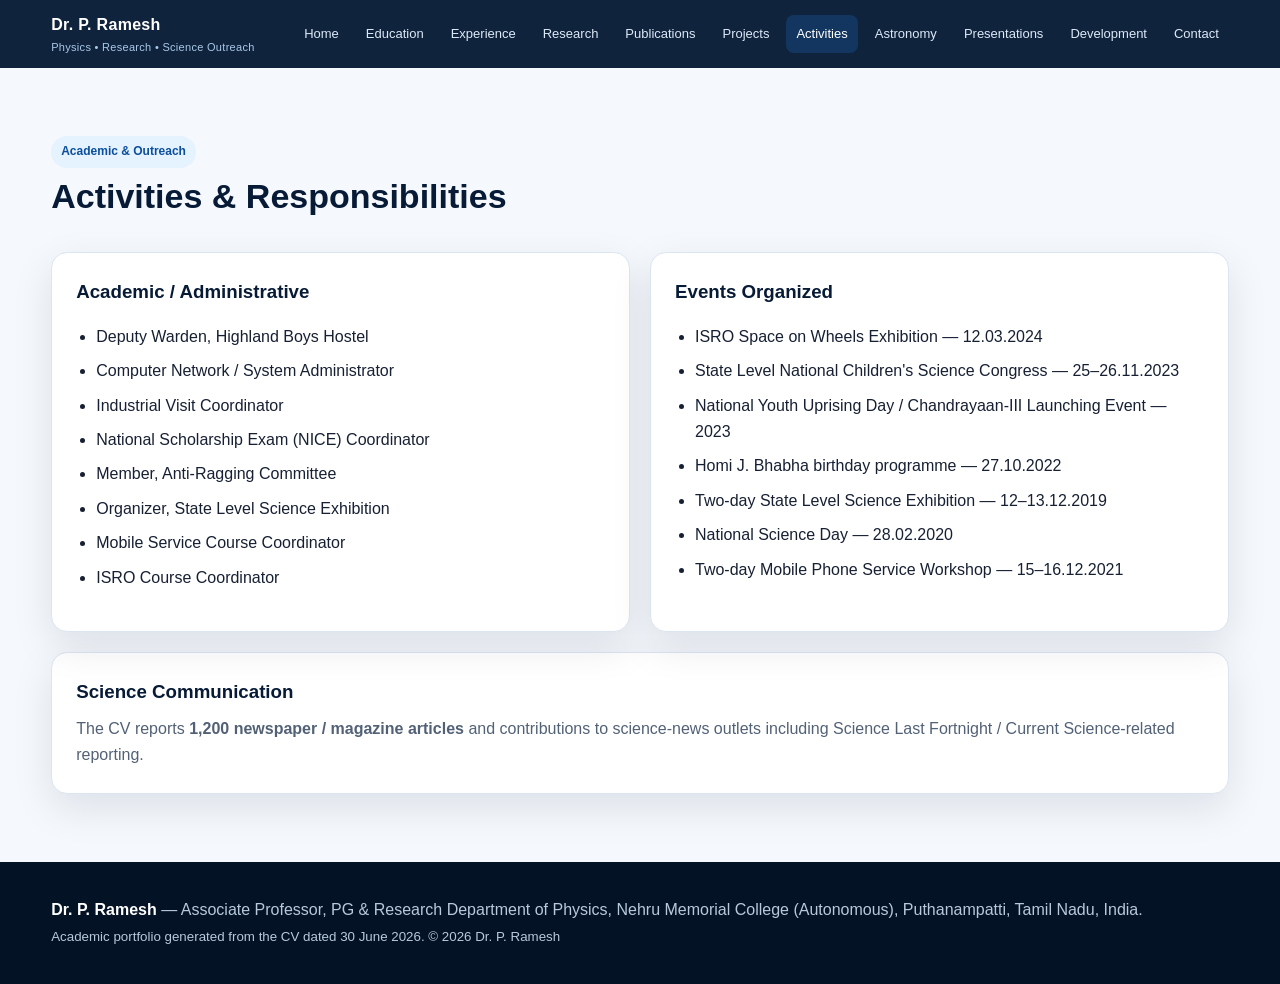
<file: activities.html>
<!doctype html><html lang="en"><head><meta charset="utf-8">
<meta name="viewport" content="width=device-width,initial-scale=1"><meta name="description" content="Academic portfolio of Dr. P. Ramesh">
<title>Activities | Dr. P. Ramesh</title><link rel="stylesheet" href="style.css"></head><body>

<nav class="nav"><div class="container inner">
<a class="brand" href="index.html">Dr. P. Ramesh<small>Physics • Research • Science Outreach</small></a>
<div class="navlinks">
<a href="index.html">Home</a><a href="education.html">Education</a><a href="experience.html">Experience</a>
<a href="research.html">Research</a><a href="publications.html">Publications</a><a href="projects.html">Projects</a>
<a href="activities.html">Activities</a><a href="astronomy.html">Astronomy</a><a href="presentations.html">Presentations</a><a href="development.html">Development</a><a href="contact.html">Contact</a>
</div></div></nav>
<main>
<section><div class="container"><div class="section-head"><div><span class="kicker">Academic & Outreach</span><h2>Activities & Responsibilities</h2></div></div>
<div class="grid2">
<div class="card"><h3>Academic / Administrative</h3><ul class="list">
<li>Deputy Warden, Highland Boys Hostel</li><li>Computer Network / System Administrator</li><li>Industrial Visit Coordinator</li><li>National Scholarship Exam (NICE) Coordinator</li><li>Member, Anti-Ragging Committee</li><li>Organizer, State Level Science Exhibition</li><li>Mobile Service Course Coordinator</li><li>ISRO Course Coordinator</li></ul></div>
<div class="card"><h3>Events Organized</h3><ul class="list">
<li>ISRO Space on Wheels Exhibition — 12.03.2024</li><li>State Level National Children's Science Congress — 25–26.11.2023</li><li>National Youth Uprising Day / Chandrayaan-III Launching Event — 2023</li><li>Homi J. Bhabha birthday programme — 27.10.2022</li><li>Two-day State Level Science Exhibition — 12–13.12.2019</li><li>National Science Day — 28.02.2020</li><li>Two-day Mobile Phone Service Workshop — 15–16.12.2021</li></ul></div>
</div>
<div style="height:20px"></div><div class="card"><h3>Science Communication</h3><p>The CV reports <strong>1,200 newspaper / magazine articles</strong> and contributions to science-news outlets including Science Last Fortnight / Current Science-related reporting.</p></div>
</div></section>
</main><footer class="footer"><div class="container">
<strong>Dr. P. Ramesh</strong> — Associate Professor, PG & Research Department of Physics, Nehru Memorial College (Autonomous), Puthanampatti, Tamil Nadu, India.
<br><small>Academic portfolio generated from the CV dated 30 June 2026. © <span id="year"></span> Dr. P. Ramesh</small>
</div></footer><script src="script.js"></script></body></html>
</file>
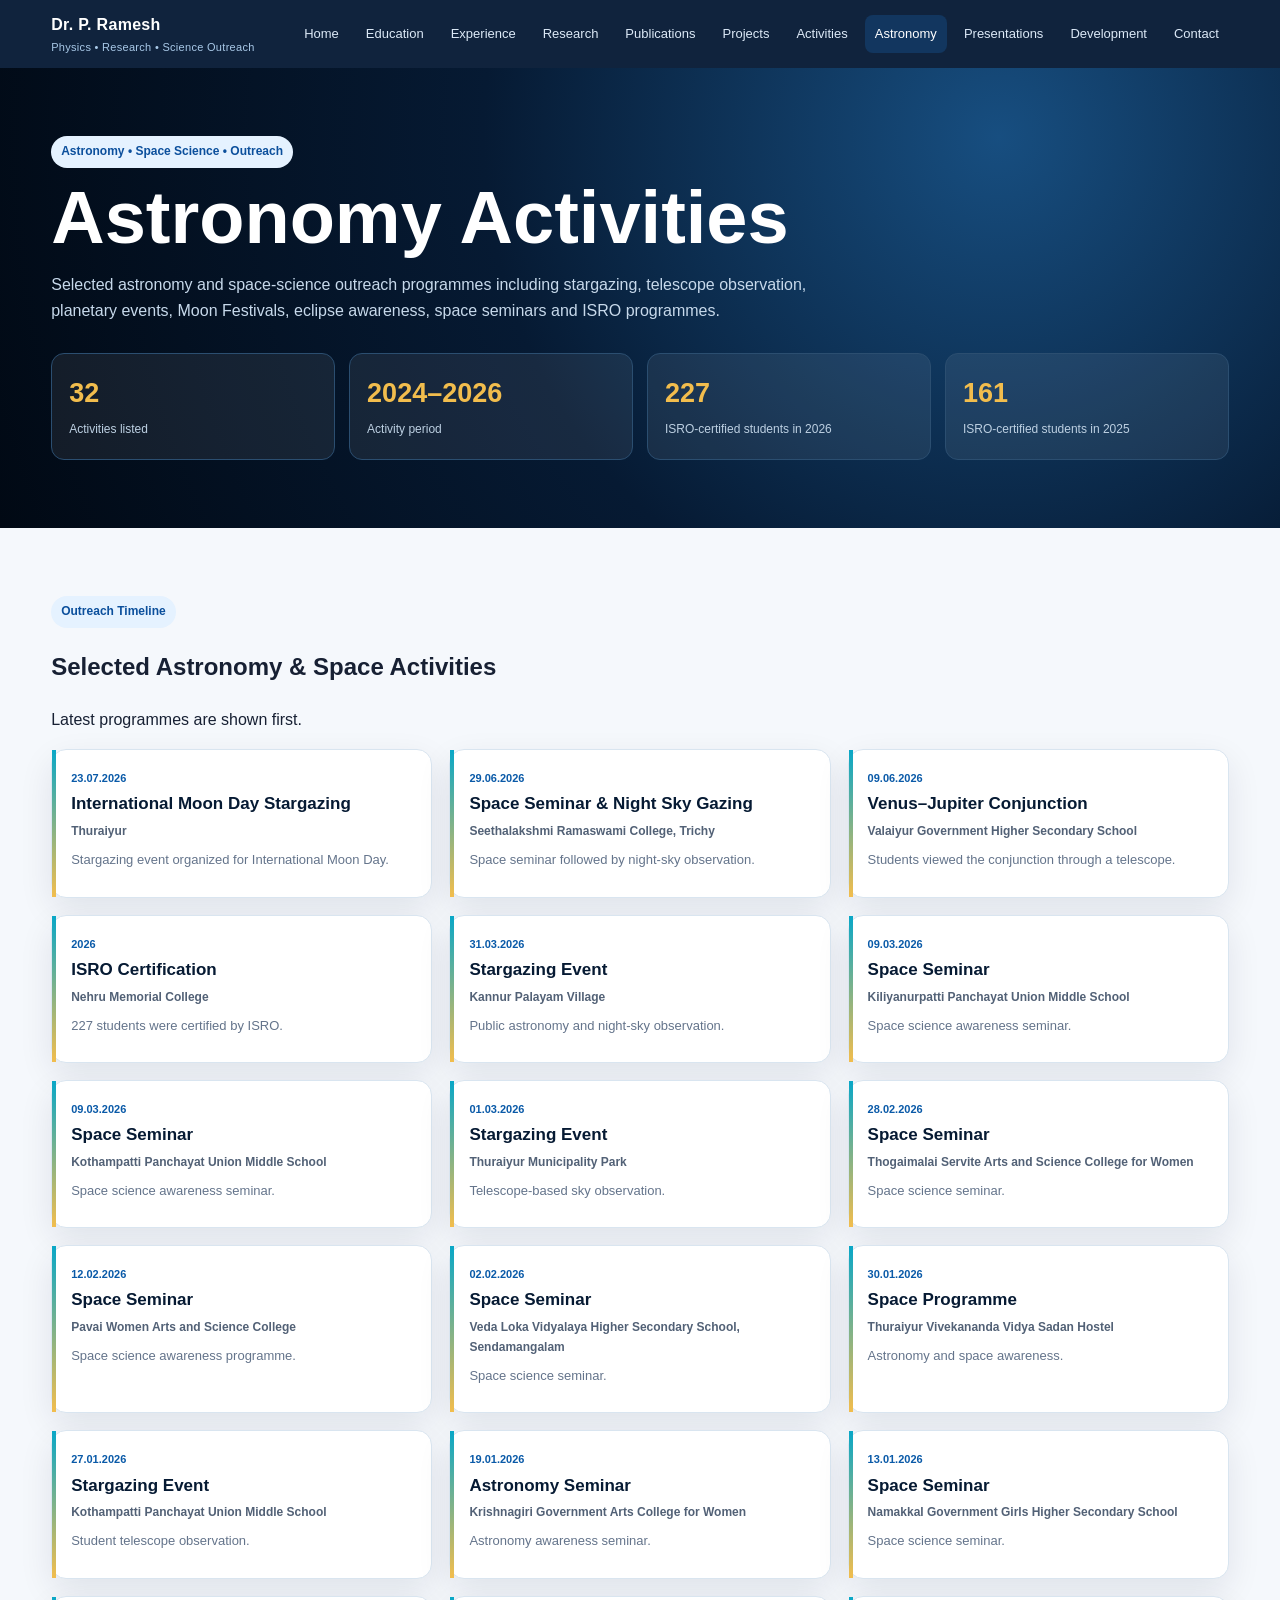
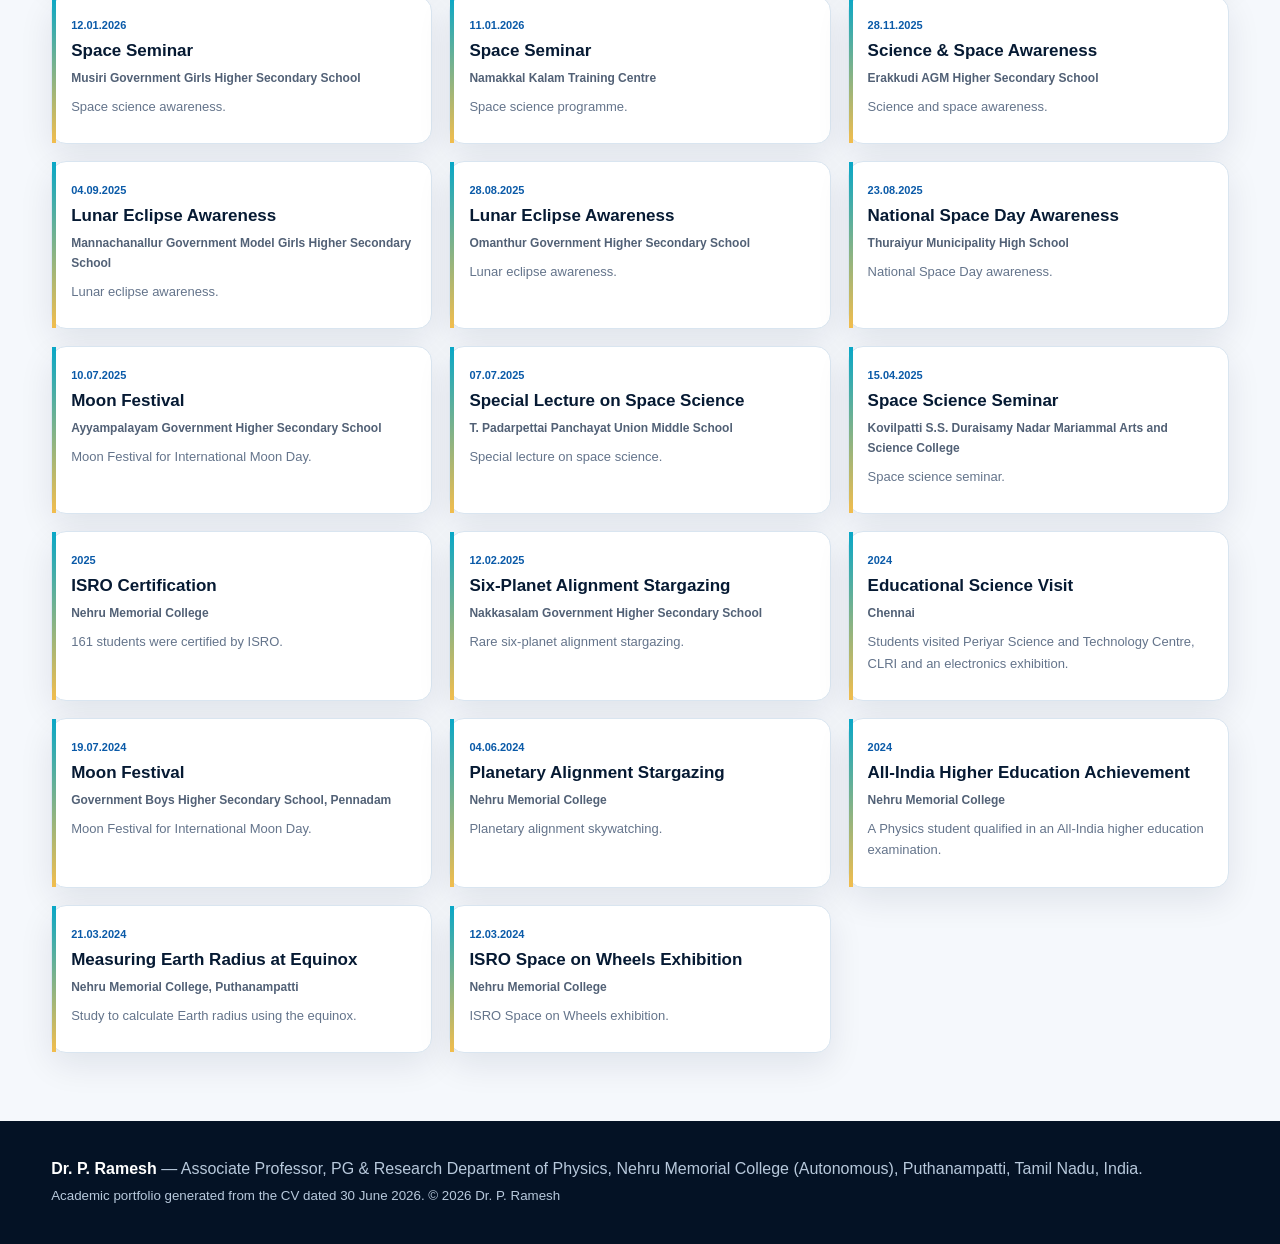
<file: astronomy.html>
<!doctype html><html lang="en"><head><meta charset="utf-8"><meta name="viewport" content="width=device-width,initial-scale=1"><title>Astronomy Activities | Dr. P. Ramesh</title><link rel="stylesheet" href="style.css"></head><body><nav class="nav"><div class="container inner">
<a class="brand" href="index.html">Dr. P. Ramesh<small>Physics • Research • Science Outreach</small></a>
<div class="navlinks">
<a href="index.html">Home</a><a href="education.html">Education</a><a href="experience.html">Experience</a>
<a href="research.html">Research</a><a href="publications.html">Publications</a><a href="projects.html">Projects</a>
<a href="activities.html">Activities</a><a href="astronomy.html">Astronomy</a><a href="presentations.html">Presentations</a><a href="development.html">Development</a><a href="contact.html">Contact</a>
</div></div></nav><main><section class="astrohero"><div class="container"><span class="kicker">Astronomy • Space Science • Outreach</span><h1>Astronomy Activities</h1><p>Selected astronomy and space-science outreach programmes including stargazing, telescope observation, planetary events, Moon Festivals, eclipse awareness, space seminars and ISRO programmes.</p><div class="astrostats"><div><b>32</b><span>Activities listed</span></div><div><b>2024–2026</b><span>Activity period</span></div><div><b>227</b><span>ISRO-certified students in 2026</span></div><div><b>161</b><span>ISRO-certified students in 2025</span></div></div></div></section><section><div class="container"><div class="head"><span class="kicker">Outreach Timeline</span><h2>Selected Astronomy & Space Activities</h2><p>Latest programmes are shown first.</p></div><div class="astrogrid"><article class="astrocard"><div class="astrodate">23.07.2026</div><h3>International Moon Day Stargazing</h3><div class="astroplace">Thuraiyur</div><p>Stargazing event organized for International Moon Day.</p></article><article class="astrocard"><div class="astrodate">29.06.2026</div><h3>Space Seminar & Night Sky Gazing</h3><div class="astroplace">Seethalakshmi Ramaswami College, Trichy</div><p>Space seminar followed by night-sky observation.</p></article><article class="astrocard"><div class="astrodate">09.06.2026</div><h3>Venus–Jupiter Conjunction</h3><div class="astroplace">Valaiyur Government Higher Secondary School</div><p>Students viewed the conjunction through a telescope.</p></article><article class="astrocard"><div class="astrodate">2026</div><h3>ISRO Certification</h3><div class="astroplace">Nehru Memorial College</div><p>227 students were certified by ISRO.</p></article><article class="astrocard"><div class="astrodate">31.03.2026</div><h3>Stargazing Event</h3><div class="astroplace">Kannur Palayam Village</div><p>Public astronomy and night-sky observation.</p></article><article class="astrocard"><div class="astrodate">09.03.2026</div><h3>Space Seminar</h3><div class="astroplace">Kiliyanurpatti Panchayat Union Middle School</div><p>Space science awareness seminar.</p></article><article class="astrocard"><div class="astrodate">09.03.2026</div><h3>Space Seminar</h3><div class="astroplace">Kothampatti Panchayat Union Middle School</div><p>Space science awareness seminar.</p></article><article class="astrocard"><div class="astrodate">01.03.2026</div><h3>Stargazing Event</h3><div class="astroplace">Thuraiyur Municipality Park</div><p>Telescope-based sky observation.</p></article><article class="astrocard"><div class="astrodate">28.02.2026</div><h3>Space Seminar</h3><div class="astroplace">Thogaimalai Servite Arts and Science College for Women</div><p>Space science seminar.</p></article><article class="astrocard"><div class="astrodate">12.02.2026</div><h3>Space Seminar</h3><div class="astroplace">Pavai Women Arts and Science College</div><p>Space science awareness programme.</p></article><article class="astrocard"><div class="astrodate">02.02.2026</div><h3>Space Seminar</h3><div class="astroplace">Veda Loka Vidyalaya Higher Secondary School, Sendamangalam</div><p>Space science seminar.</p></article><article class="astrocard"><div class="astrodate">30.01.2026</div><h3>Space Programme</h3><div class="astroplace">Thuraiyur Vivekananda Vidya Sadan Hostel</div><p>Astronomy and space awareness.</p></article><article class="astrocard"><div class="astrodate">27.01.2026</div><h3>Stargazing Event</h3><div class="astroplace">Kothampatti Panchayat Union Middle School</div><p>Student telescope observation.</p></article><article class="astrocard"><div class="astrodate">19.01.2026</div><h3>Astronomy Seminar</h3><div class="astroplace">Krishnagiri Government Arts College for Women</div><p>Astronomy awareness seminar.</p></article><article class="astrocard"><div class="astrodate">13.01.2026</div><h3>Space Seminar</h3><div class="astroplace">Namakkal Government Girls Higher Secondary School</div><p>Space science seminar.</p></article><article class="astrocard"><div class="astrodate">12.01.2026</div><h3>Space Seminar</h3><div class="astroplace">Musiri Government Girls Higher Secondary School</div><p>Space science awareness.</p></article><article class="astrocard"><div class="astrodate">11.01.2026</div><h3>Space Seminar</h3><div class="astroplace">Namakkal Kalam Training Centre</div><p>Space science programme.</p></article><article class="astrocard"><div class="astrodate">28.11.2025</div><h3>Science & Space Awareness</h3><div class="astroplace">Erakkudi AGM Higher Secondary School</div><p>Science and space awareness.</p></article><article class="astrocard"><div class="astrodate">04.09.2025</div><h3>Lunar Eclipse Awareness</h3><div class="astroplace">Mannachanallur Government Model Girls Higher Secondary School</div><p>Lunar eclipse awareness.</p></article><article class="astrocard"><div class="astrodate">28.08.2025</div><h3>Lunar Eclipse Awareness</h3><div class="astroplace">Omanthur Government Higher Secondary School</div><p>Lunar eclipse awareness.</p></article><article class="astrocard"><div class="astrodate">23.08.2025</div><h3>National Space Day Awareness</h3><div class="astroplace">Thuraiyur Municipality High School</div><p>National Space Day awareness.</p></article><article class="astrocard"><div class="astrodate">10.07.2025</div><h3>Moon Festival</h3><div class="astroplace">Ayyampalayam Government Higher Secondary School</div><p>Moon Festival for International Moon Day.</p></article><article class="astrocard"><div class="astrodate">07.07.2025</div><h3>Special Lecture on Space Science</h3><div class="astroplace">T. Padarpettai Panchayat Union Middle School</div><p>Special lecture on space science.</p></article><article class="astrocard"><div class="astrodate">15.04.2025</div><h3>Space Science Seminar</h3><div class="astroplace">Kovilpatti S.S. Duraisamy Nadar Mariammal Arts and Science College</div><p>Space science seminar.</p></article><article class="astrocard"><div class="astrodate">2025</div><h3>ISRO Certification</h3><div class="astroplace">Nehru Memorial College</div><p>161 students were certified by ISRO.</p></article><article class="astrocard"><div class="astrodate">12.02.2025</div><h3>Six-Planet Alignment Stargazing</h3><div class="astroplace">Nakkasalam Government Higher Secondary School</div><p>Rare six-planet alignment stargazing.</p></article><article class="astrocard"><div class="astrodate">2024</div><h3>Educational Science Visit</h3><div class="astroplace">Chennai</div><p>Students visited Periyar Science and Technology Centre, CLRI and an electronics exhibition.</p></article><article class="astrocard"><div class="astrodate">19.07.2024</div><h3>Moon Festival</h3><div class="astroplace">Government Boys Higher Secondary School, Pennadam</div><p>Moon Festival for International Moon Day.</p></article><article class="astrocard"><div class="astrodate">04.06.2024</div><h3>Planetary Alignment Stargazing</h3><div class="astroplace">Nehru Memorial College</div><p>Planetary alignment skywatching.</p></article><article class="astrocard"><div class="astrodate">2024</div><h3>All-India Higher Education Achievement</h3><div class="astroplace">Nehru Memorial College</div><p>A Physics student qualified in an All-India higher education examination.</p></article><article class="astrocard"><div class="astrodate">21.03.2024</div><h3>Measuring Earth Radius at Equinox</h3><div class="astroplace">Nehru Memorial College, Puthanampatti</div><p>Study to calculate Earth radius using the equinox.</p></article><article class="astrocard"><div class="astrodate">12.03.2024</div><h3>ISRO Space on Wheels Exhibition</h3><div class="astroplace">Nehru Memorial College</div><p>ISRO Space on Wheels exhibition.</p></article></div></div></section></main><footer class="footer"><div class="container">
<strong>Dr. P. Ramesh</strong> — Associate Professor, PG & Research Department of Physics, Nehru Memorial College (Autonomous), Puthanampatti, Tamil Nadu, India.
<br><small>Academic portfolio generated from the CV dated 30 June 2026. © <span id="year"></span> Dr. P. Ramesh</small>
</div></footer><script src="script.js"></script></body></html>
</file>
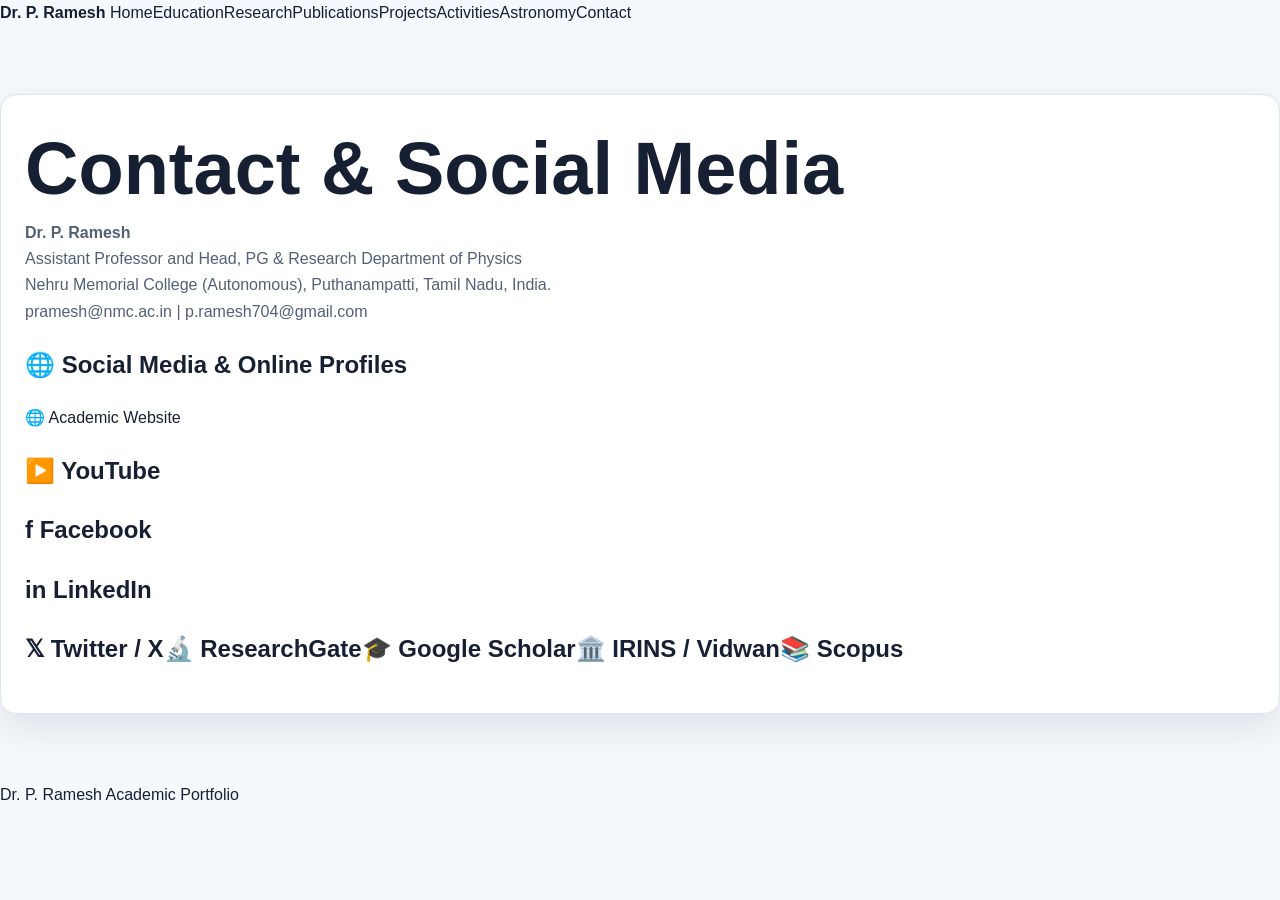
<file: contact.html>
<!doctype html><html><head><meta charset="utf-8"><meta name="viewport" content="width=device-width,initial-scale=1"><title>Contact | Dr. P. Ramesh</title><link rel="stylesheet" href="style.css"></head><body><nav><b>Dr. P. Ramesh</b> <a href="index.html">Home</a><a href="education.html">Education</a><a href="research.html">Research</a><a href="publications.html">Publications</a><a href="projects.html">Projects</a><a href="activities.html">Activities</a><a href="astronomy.html">Astronomy</a><a href="contact.html">Contact</a></nav><section><div class="card"><h1>Contact & Social Media</h1><p><b>Dr. P. Ramesh</b><br>Assistant Professor and Head, PG & Research Department of Physics<br>Nehru Memorial College (Autonomous), Puthanampatti, Tamil Nadu, India.</p><p><a href="mailto:pramesh@nmc.ac.in">pramesh@nmc.ac.in</a> | <a href="mailto:p.ramesh704@gmail.com">p.ramesh704@gmail.com</a></p>
  <h2>🌐 Social Media & Online Profiles</h2><div class="social"><a href="https://sites.google.com/view/drpramesh/home" target="_blank">🌐 Academic Website</a><a href="https://www.youtube.com/@N.P.RAMESH-tx8hf" target="_blank"></h2> <h2>▶️ YouTube</a> <h2><a href="https://www.facebook.com/ramesh.ponnusamy1" target="_blank">f Facebook</a> </h2>  <h2><a href="https://www.linkedin.com/in/%F0%9F%9A%80n-p-ramesh-%F0%9F%9B%B0%EF%B8%8Fmars%F0%9F%9A%80-ramesh-b6449122/" target="_blank">in LinkedIn</a> </h2> <h2><a href="https://x.com/pramesh704" target="_blank">𝕏 Twitter / X</a><a href="https://www.researchgate.net/profile/P-Ramesh-6/stats" target="_blank">🔬 ResearchGate</a><a href="https://scholar.google.com/citations?user=gjNCi2cAAAAJ&hl=en" target="_blank">🎓 Google Scholar</a><a href="https://nmc.irins.org/profile/177066" target="_blank">🏛️ IRINS / Vidwan</a><a href="https://www.scopus.com/authid/detail.uri?authorId=57191526720" target="_blank">📚 Scopus</a></div></div></section><footer>Dr. P. Ramesh Academic Portfolio</footer></body></html>
</file>
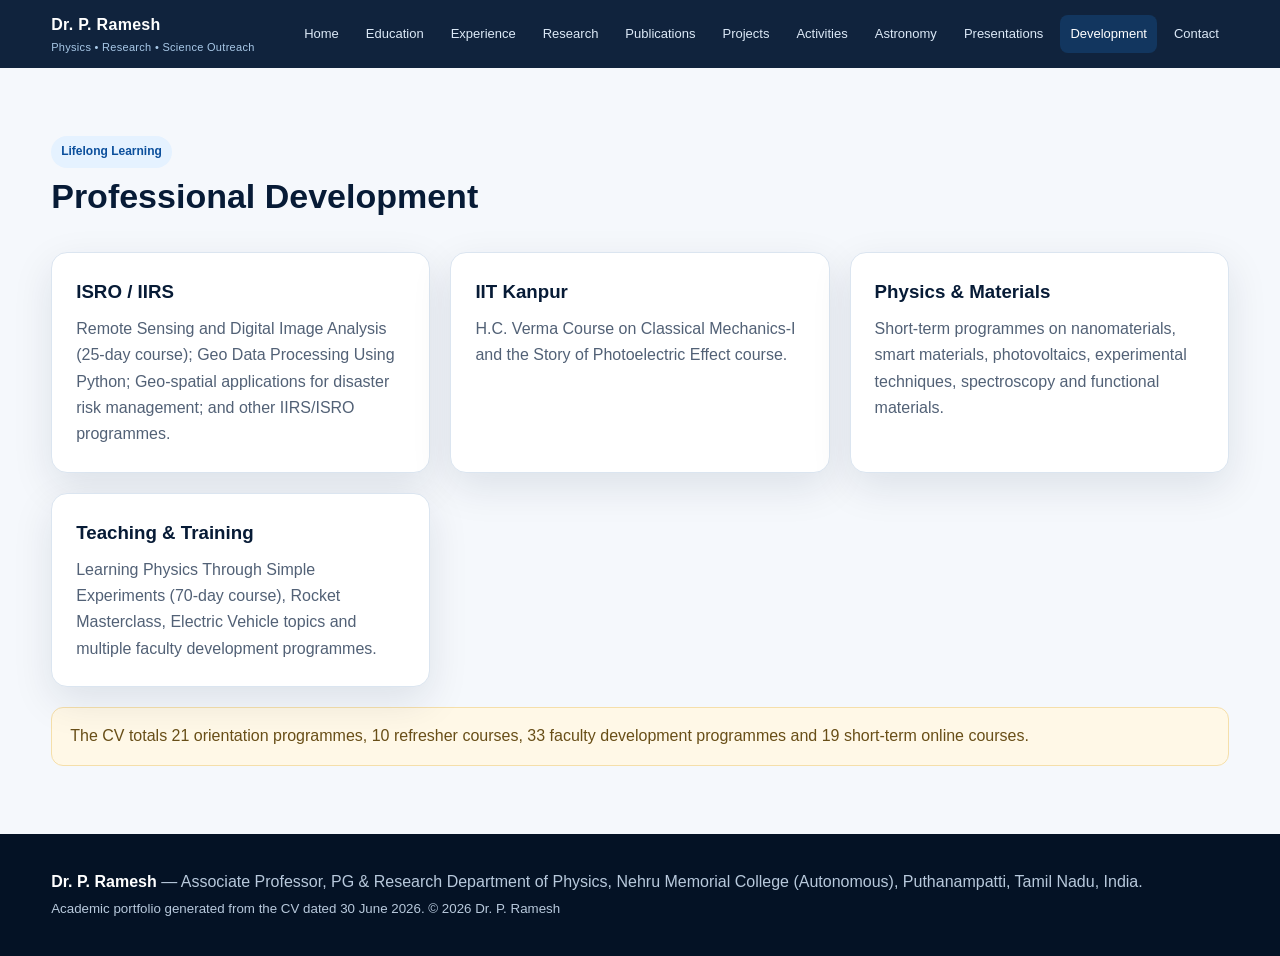
<file: development.html>
<!doctype html><html lang="en"><head><meta charset="utf-8">
<meta name="viewport" content="width=device-width,initial-scale=1"><meta name="description" content="Academic portfolio of Dr. P. Ramesh">
<title>Professional Development | Dr. P. Ramesh</title><link rel="stylesheet" href="style.css"></head><body>

<nav class="nav"><div class="container inner">
<a class="brand" href="index.html">Dr. P. Ramesh<small>Physics • Research • Science Outreach</small></a>
<div class="navlinks">
<a href="index.html">Home</a><a href="education.html">Education</a><a href="experience.html">Experience</a>
<a href="research.html">Research</a><a href="publications.html">Publications</a><a href="projects.html">Projects</a>
<a href="activities.html">Activities</a><a href="astronomy.html">Astronomy</a><a href="presentations.html">Presentations</a><a href="development.html">Development</a><a href="contact.html">Contact</a>
</div></div></nav>
<main>
<section><div class="container"><div class="section-head"><div><span class="kicker">Lifelong Learning</span><h2>Professional Development</h2></div></div>
<div class="grid">
<div class="card"><h3>ISRO / IIRS</h3><p>Remote Sensing and Digital Image Analysis (25-day course); Geo Data Processing Using Python; Geo-spatial applications for disaster risk management; and other IIRS/ISRO programmes.</p></div>
<div class="card"><h3>IIT Kanpur</h3><p>H.C. Verma Course on Classical Mechanics-I and the Story of Photoelectric Effect course.</p></div>
<div class="card"><h3>Physics & Materials</h3><p>Short-term programmes on nanomaterials, smart materials, photovoltaics, experimental techniques, spectroscopy and functional materials.</p></div>
<div class="card"><h3>Teaching & Training</h3><p>Learning Physics Through Simple Experiments (70-day course), Rocket Masterclass, Electric Vehicle topics and multiple faculty development programmes.</p></div>
</div>
<div style="height:20px"></div><div class="notice">The CV totals 21 orientation programmes, 10 refresher courses, 33 faculty development programmes and 19 short-term online courses.</div>
</div></section>
</main><footer class="footer"><div class="container">
<strong>Dr. P. Ramesh</strong> — Associate Professor, PG & Research Department of Physics, Nehru Memorial College (Autonomous), Puthanampatti, Tamil Nadu, India.
<br><small>Academic portfolio generated from the CV dated 30 June 2026. © <span id="year"></span> Dr. P. Ramesh</small>
</div></footer><script src="script.js"></script></body></html>
</file>
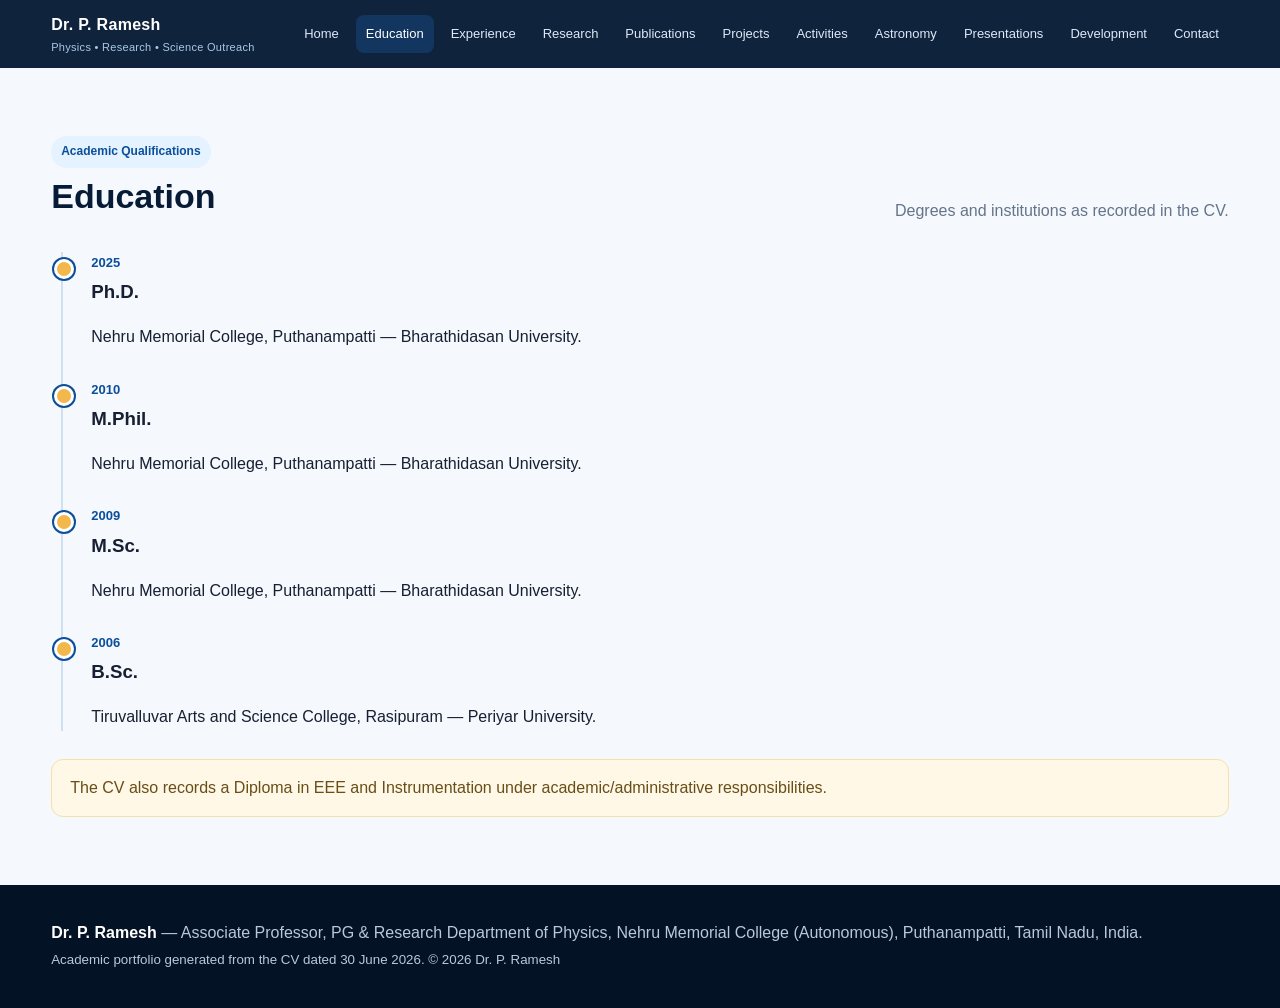
<file: education.html>
<!doctype html><html lang="en"><head><meta charset="utf-8">
<meta name="viewport" content="width=device-width,initial-scale=1"><meta name="description" content="Academic portfolio of Dr. P. Ramesh">
<title>Education | Dr. P. Ramesh</title><link rel="stylesheet" href="style.css"></head><body>

<nav class="nav"><div class="container inner">
<a class="brand" href="index.html">Dr. P. Ramesh<small>Physics • Research • Science Outreach</small></a>
<div class="navlinks">
<a href="index.html">Home</a><a href="education.html">Education</a><a href="experience.html">Experience</a>
<a href="research.html">Research</a><a href="publications.html">Publications</a><a href="projects.html">Projects</a>
<a href="activities.html">Activities</a><a href="astronomy.html">Astronomy</a><a href="presentations.html">Presentations</a><a href="development.html">Development</a><a href="contact.html">Contact</a>
</div></div></nav>
<main>
<section><div class="container"><div class="section-head"><div><span class="kicker">Academic Qualifications</span><h2>Education</h2></div><p>Degrees and institutions as recorded in the CV.</p></div>
<div class="timeline">
<div class="item"><div class="date">2025</div><h3>Ph.D.</h3><p>Nehru Memorial College, Puthanampatti — Bharathidasan University.</p></div>
<div class="item"><div class="date">2010</div><h3>M.Phil.</h3><p>Nehru Memorial College, Puthanampatti — Bharathidasan University.</p></div>
<div class="item"><div class="date">2009</div><h3>M.Sc.</h3><p>Nehru Memorial College, Puthanampatti — Bharathidasan University.</p></div>
<div class="item"><div class="date">2006</div><h3>B.Sc.</h3><p>Tiruvalluvar Arts and Science College, Rasipuram — Periyar University.</p></div>
</div>
<div class="notice">The CV also records a Diploma in EEE and Instrumentation under academic/administrative responsibilities.</div>
</div></section>
</main><footer class="footer"><div class="container">
<strong>Dr. P. Ramesh</strong> — Associate Professor, PG & Research Department of Physics, Nehru Memorial College (Autonomous), Puthanampatti, Tamil Nadu, India.
<br><small>Academic portfolio generated from the CV dated 30 June 2026. © <span id="year"></span> Dr. P. Ramesh</small>
</div></footer><script src="script.js"></script></body></html>
</file>
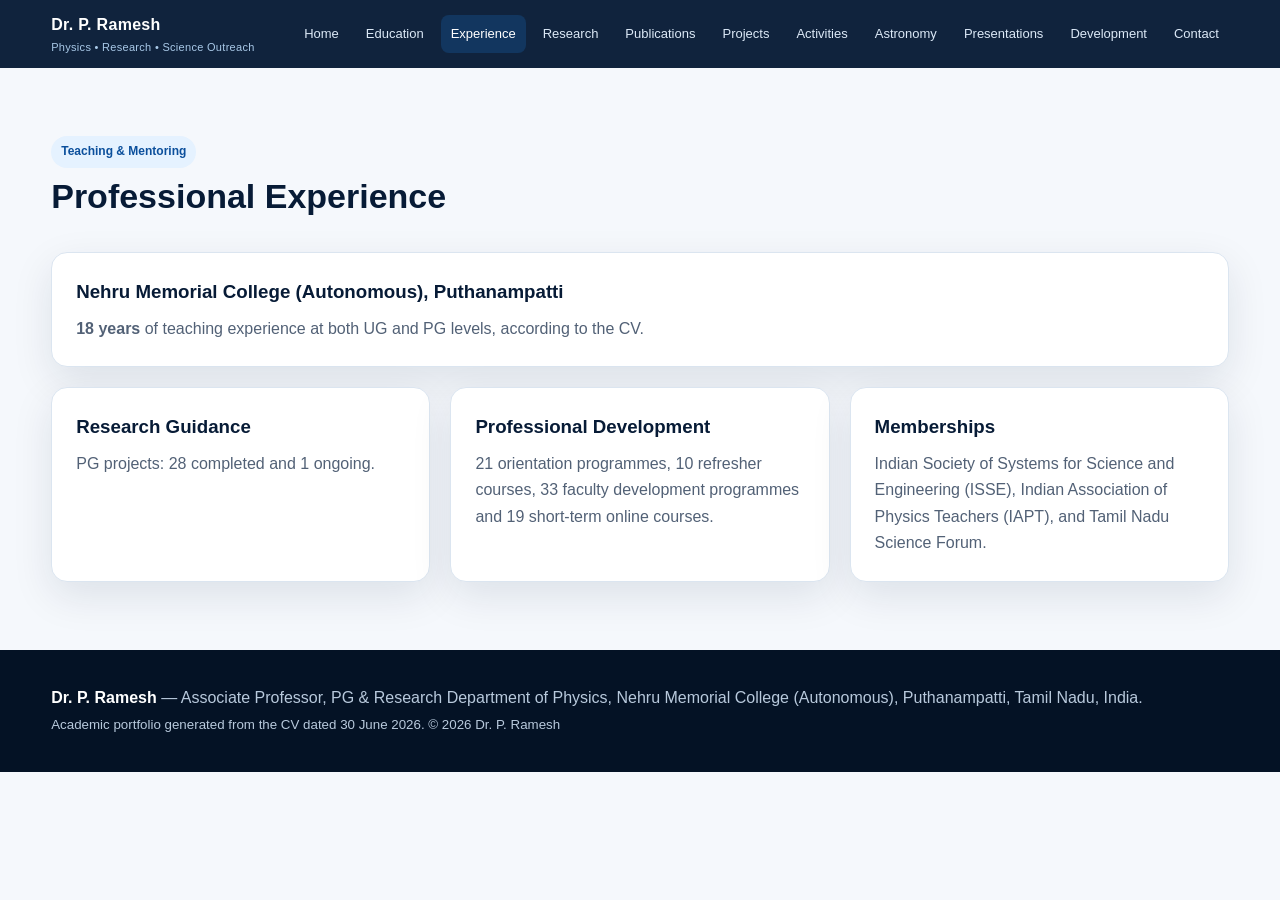
<file: experience.html>
<!doctype html><html lang="en"><head><meta charset="utf-8">
<meta name="viewport" content="width=device-width,initial-scale=1"><meta name="description" content="Academic portfolio of Dr. P. Ramesh">
<title>Experience | Dr. P. Ramesh</title><link rel="stylesheet" href="style.css"></head><body>

<nav class="nav"><div class="container inner">
<a class="brand" href="index.html">Dr. P. Ramesh<small>Physics • Research • Science Outreach</small></a>
<div class="navlinks">
<a href="index.html">Home</a><a href="education.html">Education</a><a href="experience.html">Experience</a>
<a href="research.html">Research</a><a href="publications.html">Publications</a><a href="projects.html">Projects</a>
<a href="activities.html">Activities</a><a href="astronomy.html">Astronomy</a><a href="presentations.html">Presentations</a><a href="development.html">Development</a><a href="contact.html">Contact</a>
</div></div></nav>
<main>
<section><div class="container"><div class="section-head"><div><span class="kicker">Teaching & Mentoring</span><h2>Professional Experience</h2></div></div>
<div class="card"><h3>Nehru Memorial College (Autonomous), Puthanampatti</h3><p><strong>18 years</strong> of teaching experience at both UG and PG levels, according to the CV.</p></div>
<div style="height:20px"></div>
<div class="grid">
<div class="card"><h3>Research Guidance</h3><p>PG projects: 28 completed and 1 ongoing.</p></div>
<div class="card"><h3>Professional Development</h3><p>21 orientation programmes, 10 refresher courses, 33 faculty development programmes and 19 short-term online courses.</p></div>
<div class="card"><h3>Memberships</h3><p>Indian Society of Systems for Science and Engineering (ISSE), Indian Association of Physics Teachers (IAPT), and Tamil Nadu Science Forum.</p></div>
</div></div></section>
</main><footer class="footer"><div class="container">
<strong>Dr. P. Ramesh</strong> — Associate Professor, PG & Research Department of Physics, Nehru Memorial College (Autonomous), Puthanampatti, Tamil Nadu, India.
<br><small>Academic portfolio generated from the CV dated 30 June 2026. © <span id="year"></span> Dr. P. Ramesh</small>
</div></footer><script src="script.js"></script></body></html>
</file>
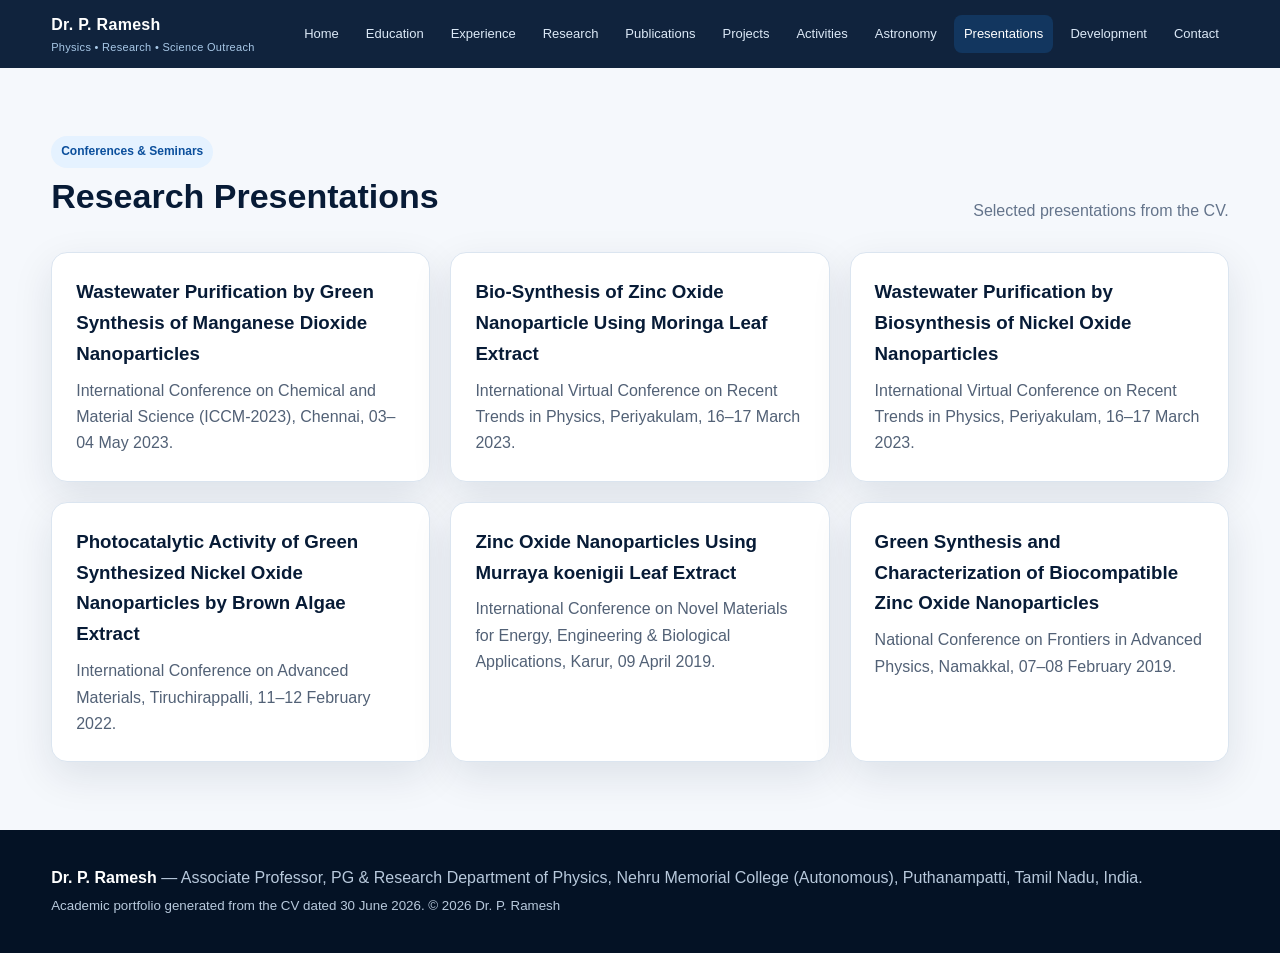
<file: presentations.html>
<!doctype html><html lang="en"><head><meta charset="utf-8">
<meta name="viewport" content="width=device-width,initial-scale=1"><meta name="description" content="Academic portfolio of Dr. P. Ramesh">
<title>Presentations | Dr. P. Ramesh</title><link rel="stylesheet" href="style.css"></head><body>

<nav class="nav"><div class="container inner">
<a class="brand" href="index.html">Dr. P. Ramesh<small>Physics • Research • Science Outreach</small></a>
<div class="navlinks">
<a href="index.html">Home</a><a href="education.html">Education</a><a href="experience.html">Experience</a>
<a href="research.html">Research</a><a href="publications.html">Publications</a><a href="projects.html">Projects</a>
<a href="activities.html">Activities</a><a href="astronomy.html">Astronomy</a><a href="presentations.html">Presentations</a><a href="development.html">Development</a><a href="contact.html">Contact</a>
</div></div></nav>
<main>
<section><div class="container"><div class="section-head"><div><span class="kicker">Conferences & Seminars</span><h2>Research Presentations</h2></div><p>Selected presentations from the CV.</p></div>
<div class="grid">
<div class="card"><h3>Wastewater Purification by Green Synthesis of Manganese Dioxide Nanoparticles</h3><p>International Conference on Chemical and Material Science (ICCM-2023), Chennai, 03–04 May 2023.</p></div>
<div class="card"><h3>Bio-Synthesis of Zinc Oxide Nanoparticle Using Moringa Leaf Extract</h3><p>International Virtual Conference on Recent Trends in Physics, Periyakulam, 16–17 March 2023.</p></div>
<div class="card"><h3>Wastewater Purification by Biosynthesis of Nickel Oxide Nanoparticles</h3><p>International Virtual Conference on Recent Trends in Physics, Periyakulam, 16–17 March 2023.</p></div>
<div class="card"><h3>Photocatalytic Activity of Green Synthesized Nickel Oxide Nanoparticles by Brown Algae Extract</h3><p>International Conference on Advanced Materials, Tiruchirappalli, 11–12 February 2022.</p></div>
<div class="card"><h3>Zinc Oxide Nanoparticles Using Murraya koenigii Leaf Extract</h3><p>International Conference on Novel Materials for Energy, Engineering & Biological Applications, Karur, 09 April 2019.</p></div>
<div class="card"><h3>Green Synthesis and Characterization of Biocompatible Zinc Oxide Nanoparticles</h3><p>National Conference on Frontiers in Advanced Physics, Namakkal, 07–08 February 2019.</p></div>
</div></div></section>
</main><footer class="footer"><div class="container">
<strong>Dr. P. Ramesh</strong> — Associate Professor, PG & Research Department of Physics, Nehru Memorial College (Autonomous), Puthanampatti, Tamil Nadu, India.
<br><small>Academic portfolio generated from the CV dated 30 June 2026. © <span id="year"></span> Dr. P. Ramesh</small>
</div></footer><script src="script.js"></script></body></html>
</file>
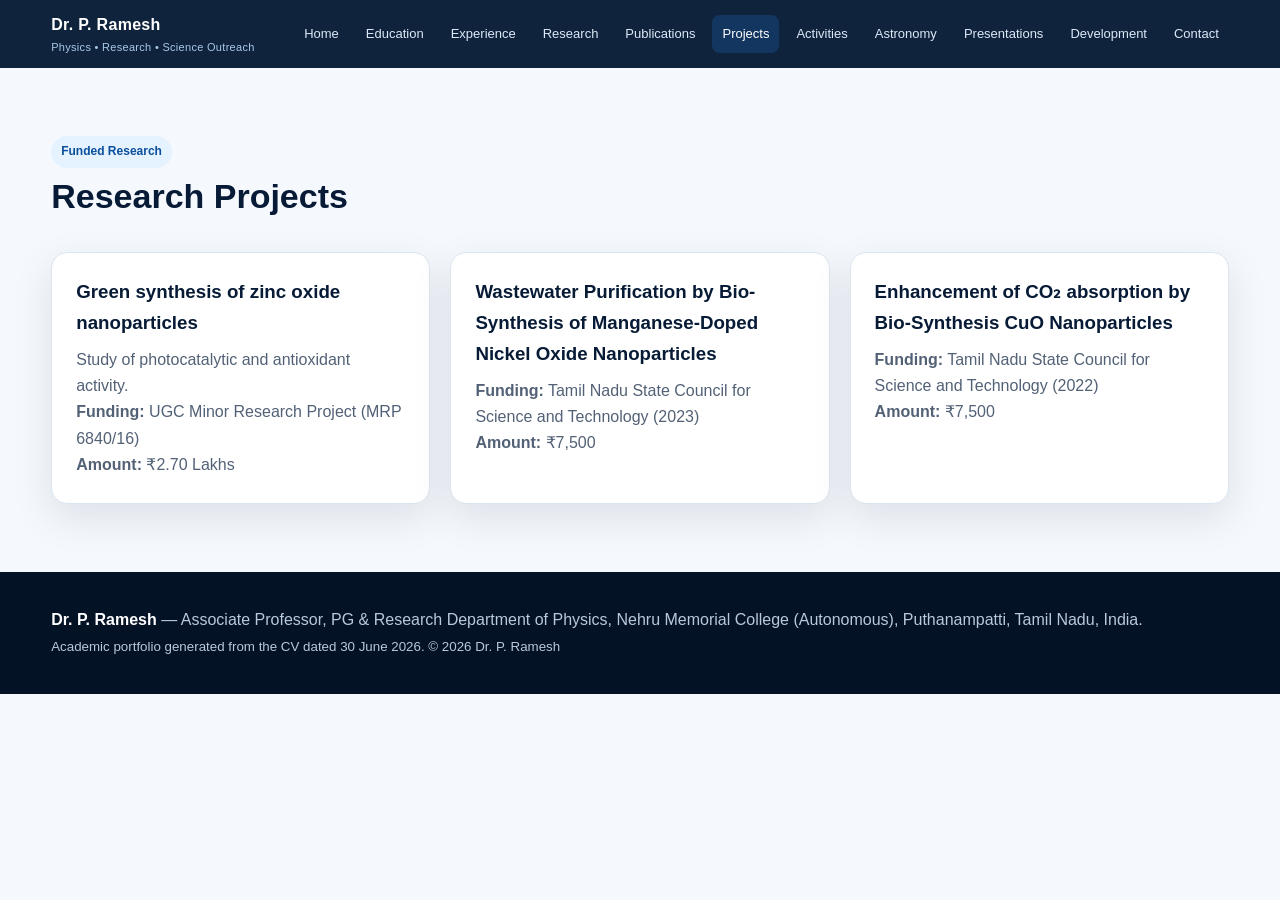
<file: projects.html>
<!doctype html><html lang="en"><head><meta charset="utf-8">
<meta name="viewport" content="width=device-width,initial-scale=1"><meta name="description" content="Academic portfolio of Dr. P. Ramesh">
<title>Projects | Dr. P. Ramesh</title><link rel="stylesheet" href="style.css"></head><body>

<nav class="nav"><div class="container inner">
<a class="brand" href="index.html">Dr. P. Ramesh<small>Physics • Research • Science Outreach</small></a>
<div class="navlinks">
<a href="index.html">Home</a><a href="education.html">Education</a><a href="experience.html">Experience</a>
<a href="research.html">Research</a><a href="publications.html">Publications</a><a href="projects.html">Projects</a>
<a href="activities.html">Activities</a><a href="astronomy.html">Astronomy</a><a href="presentations.html">Presentations</a><a href="development.html">Development</a><a href="contact.html">Contact</a>
</div></div></nav>
<main>
<section><div class="container"><div class="section-head"><div><span class="kicker">Funded Research</span><h2>Research Projects</h2></div></div>
<div class="grid">
<div class="card"><h3>Green synthesis of zinc oxide nanoparticles</h3><p>Study of photocatalytic and antioxidant activity.</p><p><strong>Funding:</strong> UGC Minor Research Project (MRP 6840/16)</p><p><strong>Amount:</strong> ₹2.70 Lakhs</p></div>
<div class="card"><h3>Wastewater Purification by Bio-Synthesis of Manganese-Doped Nickel Oxide Nanoparticles</h3><p><strong>Funding:</strong> Tamil Nadu State Council for Science and Technology (2023)</p><p><strong>Amount:</strong> ₹7,500</p></div>
<div class="card"><h3>Enhancement of CO₂ absorption by Bio-Synthesis CuO Nanoparticles</h3><p><strong>Funding:</strong> Tamil Nadu State Council for Science and Technology (2022)</p><p><strong>Amount:</strong> ₹7,500</p></div>
</div></div></section>
</main><footer class="footer"><div class="container">
<strong>Dr. P. Ramesh</strong> — Associate Professor, PG & Research Department of Physics, Nehru Memorial College (Autonomous), Puthanampatti, Tamil Nadu, India.
<br><small>Academic portfolio generated from the CV dated 30 June 2026. © <span id="year"></span> Dr. P. Ramesh</small>
</div></footer><script src="script.js"></script></body></html>
</file>
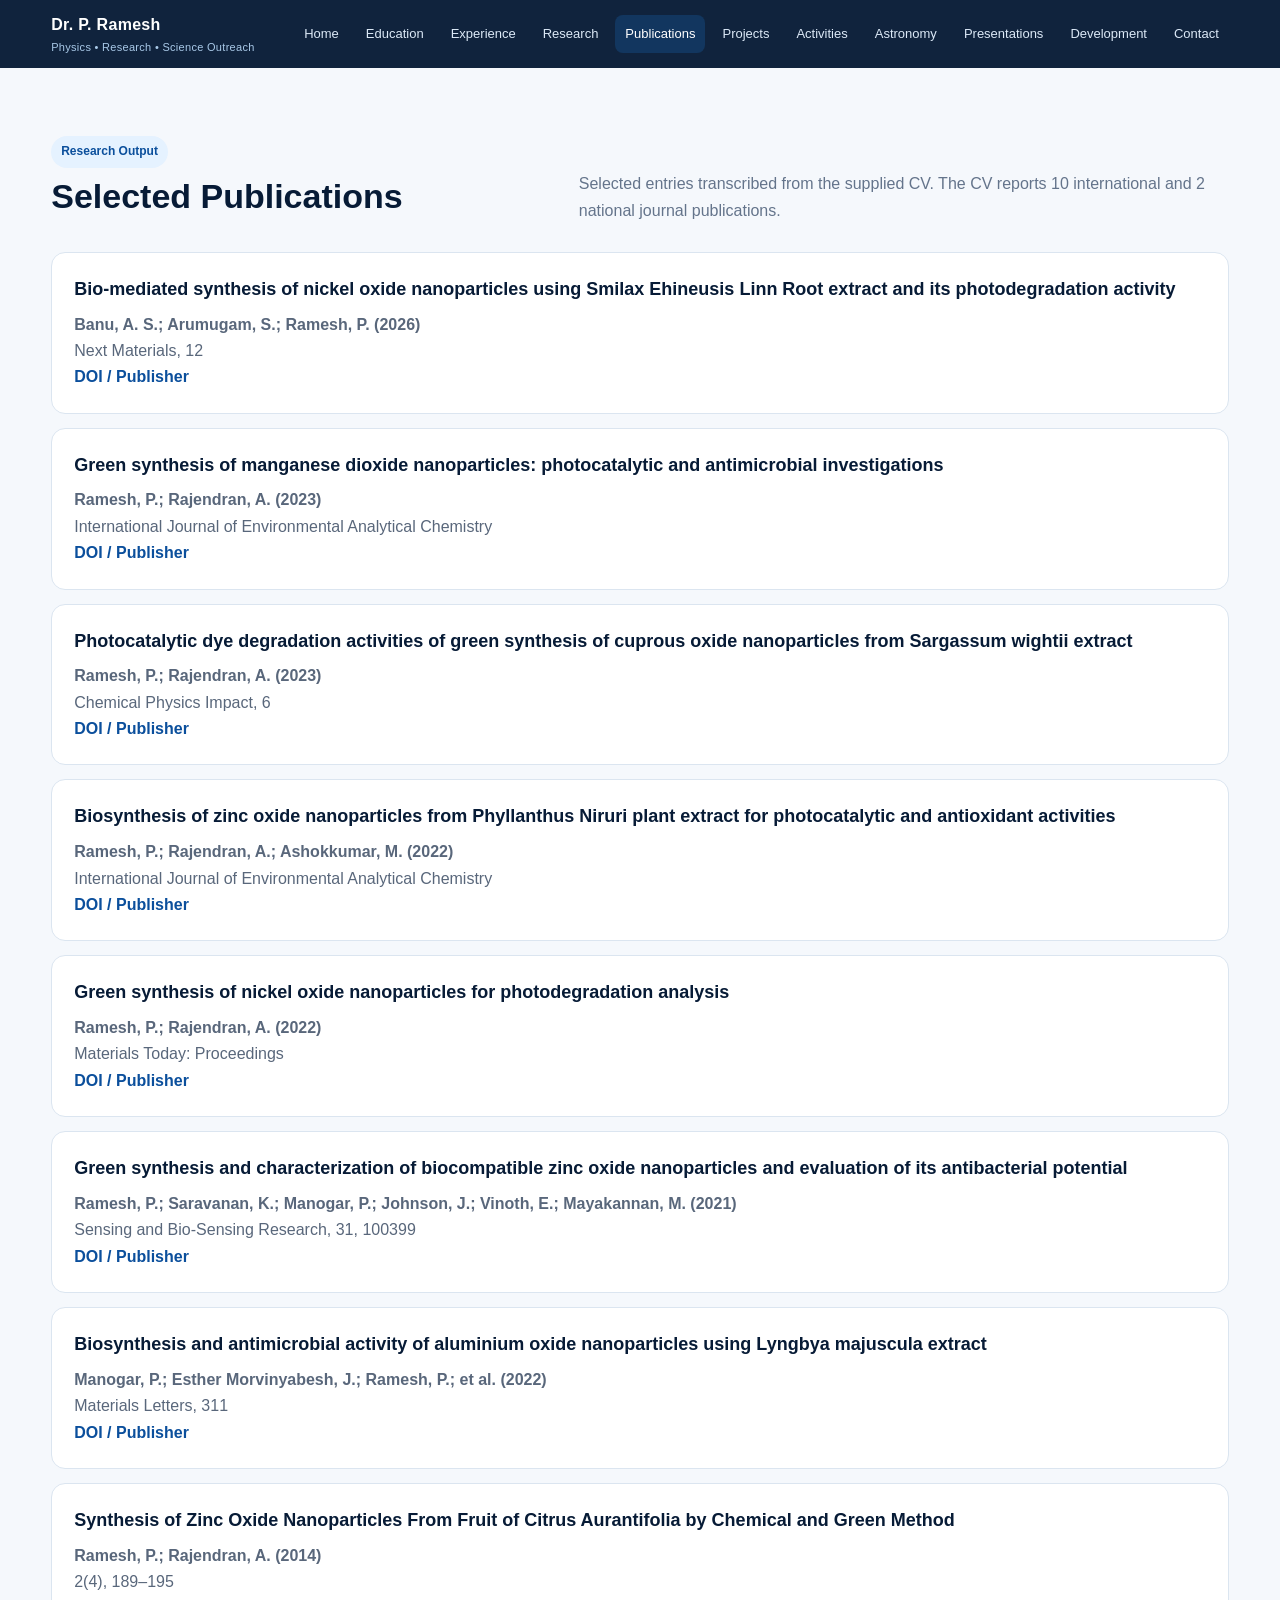
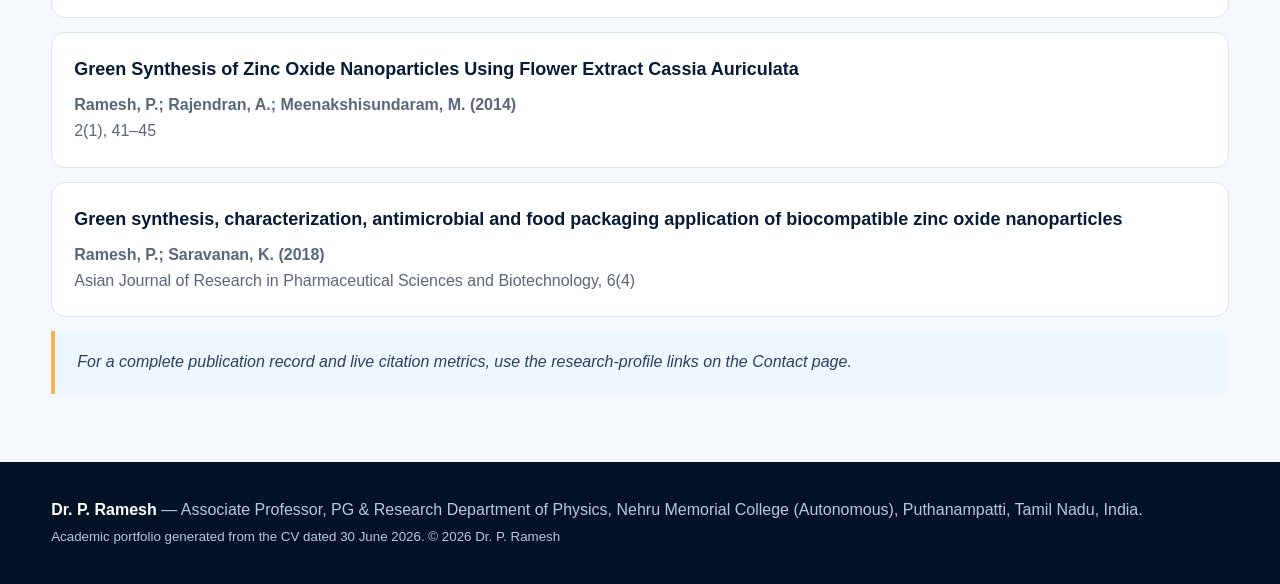
<file: publications.html>
<!doctype html><html lang="en"><head><meta charset="utf-8">
<meta name="viewport" content="width=device-width,initial-scale=1"><meta name="description" content="Academic portfolio of Dr. P. Ramesh">
<title>Publications | Dr. P. Ramesh</title><link rel="stylesheet" href="style.css"></head><body>

<nav class="nav"><div class="container inner">
<a class="brand" href="index.html">Dr. P. Ramesh<small>Physics • Research • Science Outreach</small></a>
<div class="navlinks">
<a href="index.html">Home</a><a href="education.html">Education</a><a href="experience.html">Experience</a>
<a href="research.html">Research</a><a href="publications.html">Publications</a><a href="projects.html">Projects</a>
<a href="activities.html">Activities</a><a href="astronomy.html">Astronomy</a><a href="presentations.html">Presentations</a><a href="development.html">Development</a><a href="contact.html">Contact</a>
</div></div></nav>
<main>
<section><div class="container"><div class="section-head"><div><span class="kicker">Research Output</span><h2>Selected Publications</h2></div><p>Selected entries transcribed from the supplied CV. The CV reports 10 international and 2 national journal publications.</p></div><article class="pub"><h3>Bio-mediated synthesis of nickel oxide nanoparticles using Smilax Ehineusis Linn Root extract and its photodegradation activity</h3><p><strong>Banu, A. S.; Arumugam, S.; Ramesh, P. (2026)</strong><br>Next Materials, 12</p><a href='https://doi.org/10.1016/j.nxmate.2026.102404' target='_blank' rel='noopener'>DOI / Publisher</a></article><article class="pub"><h3>Green synthesis of manganese dioxide nanoparticles: photocatalytic and antimicrobial investigations</h3><p><strong>Ramesh, P.; Rajendran, A. (2023)</strong><br>International Journal of Environmental Analytical Chemistry</p><a href='https://doi.org/10.1080/03067319.2023.2203822' target='_blank' rel='noopener'>DOI / Publisher</a></article><article class="pub"><h3>Photocatalytic dye degradation activities of green synthesis of cuprous oxide nanoparticles from Sargassum wightii extract</h3><p><strong>Ramesh, P.; Rajendran, A. (2023)</strong><br>Chemical Physics Impact, 6</p><a href='https://doi.org/10.1016/j.chphi.2023.100208' target='_blank' rel='noopener'>DOI / Publisher</a></article><article class="pub"><h3>Biosynthesis of zinc oxide nanoparticles from Phyllanthus Niruri plant extract for photocatalytic and antioxidant activities</h3><p><strong>Ramesh, P.; Rajendran, A.; Ashokkumar, M. (2022)</strong><br>International Journal of Environmental Analytical Chemistry</p><a href='https://doi.org/10.1080/03067319.2022.2041004' target='_blank' rel='noopener'>DOI / Publisher</a></article><article class="pub"><h3>Green synthesis of nickel oxide nanoparticles for photodegradation analysis</h3><p><strong>Ramesh, P.; Rajendran, A. (2022)</strong><br>Materials Today: Proceedings</p><a href='https://doi.org/10.1016/j.matpr.2022.06.226' target='_blank' rel='noopener'>DOI / Publisher</a></article><article class="pub"><h3>Green synthesis and characterization of biocompatible zinc oxide nanoparticles and evaluation of its antibacterial potential</h3><p><strong>Ramesh, P.; Saravanan, K.; Manogar, P.; Johnson, J.; Vinoth, E.; Mayakannan, M. (2021)</strong><br>Sensing and Bio-Sensing Research, 31, 100399</p><a href='https://doi.org/10.1016/j.sbsr.2021.100399' target='_blank' rel='noopener'>DOI / Publisher</a></article><article class="pub"><h3>Biosynthesis and antimicrobial activity of aluminium oxide nanoparticles using Lyngbya majuscula extract</h3><p><strong>Manogar, P.; Esther Morvinyabesh, J.; Ramesh, P.; et al. (2022)</strong><br>Materials Letters, 311</p><a href='https://doi.org/10.1016/j.matlet.2021.131569' target='_blank' rel='noopener'>DOI / Publisher</a></article><article class="pub"><h3>Synthesis of Zinc Oxide Nanoparticles From Fruit of Citrus Aurantifolia by Chemical and Green Method</h3><p><strong>Ramesh, P.; Rajendran, A. (2014)</strong><br>2(4), 189–195</p></article><article class="pub"><h3>Green Synthesis of Zinc Oxide Nanoparticles Using Flower Extract Cassia Auriculata</h3><p><strong>Ramesh, P.; Rajendran, A.; Meenakshisundaram, M. (2014)</strong><br>2(1), 41–45</p></article><article class="pub"><h3>Green synthesis, characterization, antimicrobial and food packaging application of biocompatible zinc oxide nanoparticles</h3><p><strong>Ramesh, P.; Saravanan, K. (2018)</strong><br>Asian Journal of Research in Pharmaceutical Sciences and Biotechnology, 6(4)</p></article>
<div class="quote">For a complete publication record and live citation metrics, use the research-profile links on the Contact page.</div>
</div></section>
</main><footer class="footer"><div class="container">
<strong>Dr. P. Ramesh</strong> — Associate Professor, PG & Research Department of Physics, Nehru Memorial College (Autonomous), Puthanampatti, Tamil Nadu, India.
<br><small>Academic portfolio generated from the CV dated 30 June 2026. © <span id="year"></span> Dr. P. Ramesh</small>
</div></footer><script src="script.js"></script></body></html>
</file>
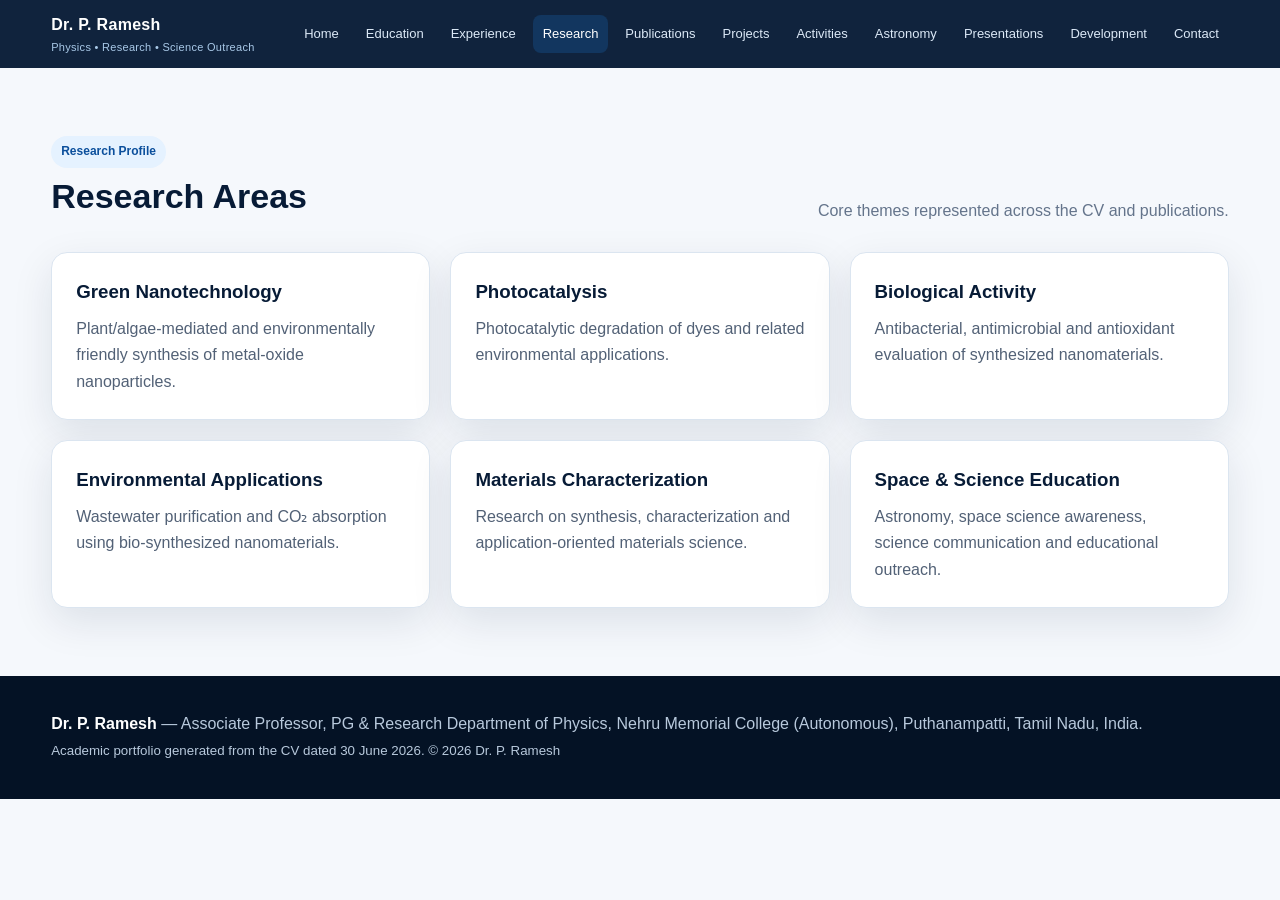
<file: research.html>
<!doctype html><html lang="en"><head><meta charset="utf-8">
<meta name="viewport" content="width=device-width,initial-scale=1"><meta name="description" content="Academic portfolio of Dr. P. Ramesh">
<title>Research | Dr. P. Ramesh</title><link rel="stylesheet" href="style.css"></head><body>

<nav class="nav"><div class="container inner">
<a class="brand" href="index.html">Dr. P. Ramesh<small>Physics • Research • Science Outreach</small></a>
<div class="navlinks">
<a href="index.html">Home</a><a href="education.html">Education</a><a href="experience.html">Experience</a>
<a href="research.html">Research</a><a href="publications.html">Publications</a><a href="projects.html">Projects</a>
<a href="activities.html">Activities</a><a href="astronomy.html">Astronomy</a><a href="presentations.html">Presentations</a><a href="development.html">Development</a><a href="contact.html">Contact</a>
</div></div></nav>
<main>
<section><div class="container"><div class="section-head"><div><span class="kicker">Research Profile</span><h2>Research Areas</h2></div><p>Core themes represented across the CV and publications.</p></div>
<div class="grid">
<div class="card"><h3>Green Nanotechnology</h3><p>Plant/algae-mediated and environmentally friendly synthesis of metal-oxide nanoparticles.</p></div>
<div class="card"><h3>Photocatalysis</h3><p>Photocatalytic degradation of dyes and related environmental applications.</p></div>
<div class="card"><h3>Biological Activity</h3><p>Antibacterial, antimicrobial and antioxidant evaluation of synthesized nanomaterials.</p></div>
<div class="card"><h3>Environmental Applications</h3><p>Wastewater purification and CO₂ absorption using bio-synthesized nanomaterials.</p></div>
<div class="card"><h3>Materials Characterization</h3><p>Research on synthesis, characterization and application-oriented materials science.</p></div>
<div class="card"><h3>Space & Science Education</h3><p>Astronomy, space science awareness, science communication and educational outreach.</p></div>
</div></div></section>
</main><footer class="footer"><div class="container">
<strong>Dr. P. Ramesh</strong> — Associate Professor, PG & Research Department of Physics, Nehru Memorial College (Autonomous), Puthanampatti, Tamil Nadu, India.
<br><small>Academic portfolio generated from the CV dated 30 June 2026. © <span id="year"></span> Dr. P. Ramesh</small>
</div></footer><script src="script.js"></script></body></html>
</file>
<file: style.css>
:root{
  --navy:#071b36; --blue:#0b4f9c; --cyan:#00a8cc; --gold:#f2b84b;
  --ink:#172033; --muted:#64748b; --bg:#f5f8fc; --white:#fff;
  --line:#dbe5f0; --shadow:0 14px 40px rgba(7,27,54,.10);
}
*{box-sizing:border-box} html{scroll-behavior:smooth}
body{margin:0;font-family:Inter,Segoe UI,Arial,sans-serif;color:var(--ink);background:var(--bg);line-height:1.65}
a{color:inherit;text-decoration:none}
.container{width:min(1180px,92%);margin:auto}
.nav{position:sticky;top:0;z-index:20;background:rgba(7,27,54,.96);backdrop-filter:blur(12px);color:#fff}
.nav .inner{min-height:68px;display:flex;align-items:center;justify-content:space-between;gap:20px}
.brand{font-weight:800;letter-spacing:.3px}.brand small{display:block;color:#a9c9e8;font-weight:500;font-size:11px}
.navlinks{display:flex;gap:7px;flex-wrap:wrap;justify-content:flex-end}
.navlinks a{padding:8px 10px;border-radius:8px;font-size:13px;color:#dce9f7}
.navlinks a:hover,.navlinks a.active{background:#12365f;color:#fff}
.hero{padding:76px 0;background:radial-gradient(circle at 85% 10%,#0d6ab0 0,#071b36 38%,#041225 100%);color:#fff}
.hero-grid{display:grid;grid-template-columns:1.35fr .65fr;gap:44px;align-items:center}
.eyebrow{color:#79d9f0;font-weight:800;letter-spacing:2px;text-transform:uppercase;font-size:13px}
h1{font-size:clamp(42px,6vw,74px);line-height:1.03;margin:12px 0}
.hero h2{font-weight:500;color:#d7e8f8;font-size:clamp(20px,2.5vw,30px);margin:0 0 18px}
.hero p{color:#c6d7e9;max-width:720px}
.btns{display:flex;gap:12px;flex-wrap:wrap;margin-top:28px}
.btn{padding:12px 18px;border-radius:10px;font-weight:800;border:1px solid #2b557d}
.btn.primary{background:var(--gold);color:#071b36;border-color:var(--gold)}
.btn.ghost{background:transparent;color:#fff}
.profile-card{background:#fff;border-radius:22px;padding:14px;box-shadow:0 20px 70px rgba(0,0,0,.25)}
.profile-card img{display:block;width:100%;border-radius:14px}
section{padding:68px 0}
.section-head{display:flex;justify-content:space-between;align-items:end;gap:20px;margin-bottom:28px}
.section-head h2{font-size:34px;margin:0;color:var(--navy)}
.section-head p{margin:0;color:var(--muted);max-width:650px}
.grid{display:grid;grid-template-columns:repeat(3,1fr);gap:20px}
.grid2{display:grid;grid-template-columns:repeat(2,1fr);gap:20px}
.card{background:#fff;border:1px solid var(--line);border-radius:16px;padding:24px;box-shadow:var(--shadow)}
.card h3{margin:0 0 8px;color:var(--navy)} .card p{color:#526176;margin:0}
.stat{padding:22px;border-radius:16px;background:linear-gradient(145deg,#fff,#edf6ff);border:1px solid var(--line)}
.stat b{display:block;font-size:34px;color:var(--blue)} .stat span{color:var(--muted)}
.timeline{position:relative;margin-left:10px;padding-left:28px;border-left:2px solid #cfe0f1}
.item{position:relative;margin-bottom:28px}.item:before{content:"";position:absolute;left:-37px;top:7px;width:14px;height:14px;background:var(--gold);border:3px solid #fff;border-radius:50%;box-shadow:0 0 0 2px var(--blue)}
.item .date{font-weight:800;color:var(--blue);font-size:13px}.item h3{margin:4px 0}
.tags{display:flex;flex-wrap:wrap;gap:8px;margin-top:15px}.tag{padding:6px 10px;border-radius:999px;background:#e9f4ff;color:#0b4f9c;font-size:12px;font-weight:700}
.pub{padding:22px;background:#fff;border:1px solid var(--line);border-radius:14px;margin-bottom:14px}
.pub h3{margin:0 0 7px;font-size:18px;color:var(--navy)} .pub p{margin:0;color:#59677b}
.pub a{color:var(--blue);font-weight:700}
.table-wrap{overflow:auto}.table{width:100%;border-collapse:collapse;background:#fff;border-radius:14px;overflow:hidden}
.table th,.table td{padding:13px;border-bottom:1px solid var(--line);text-align:left;vertical-align:top}.table th{background:#edf5fc;color:var(--navy)}
.footer{background:#041225;color:#b8c9dc;padding:35px 0}.footer strong{color:#fff}
.kicker{display:inline-block;color:#0b4f9c;background:#e5f2ff;padding:6px 10px;border-radius:999px;font-size:12px;font-weight:800}
.list{padding-left:20px}.list li{margin:8px 0}
.quote{border-left:4px solid var(--gold);padding:18px 22px;background:#eef6ff;border-radius:0 12px 12px 0;color:#29415d;font-style:italic}
.notice{padding:15px 18px;background:#fff8e7;border:1px solid #f5dfaa;border-radius:12px;color:#684e17}
@media(max-width:850px){.hero-grid,.grid,.grid2{grid-template-columns:1fr}.nav .inner{align-items:flex-start;padding:12px 0}.navlinks{max-height:130px;overflow:auto}.hero{padding:55px 0}.section-head{display:block}.section-head p{margin-top:8px}}

.astrohero{padding:68px 0;background:radial-gradient(circle at 78% 15%,#174e80,#061a33 48%,#010914);color:#fff}.astrohero p{max-width:820px;color:#c7d9eb}.astrostats{display:grid;grid-template-columns:repeat(4,1fr);gap:14px;margin-top:28px}.astrostats div{padding:17px;border:1px solid #2b4e70;background:rgba(255,255,255,.07);border-radius:13px}.astrostats b{display:block;color:#f2bd4d;font-size:27px}.astrostats span{font-size:12px;color:#bdd0e2}.astrogrid{display:grid;grid-template-columns:repeat(3,1fr);gap:17px}.astrocard{background:#fff;border:1px solid #d9e5f0;border-radius:15px;padding:19px;box-shadow:0 12px 34px rgba(6,26,51,.09);position:relative}.astrocard:before{content:"";position:absolute;left:0;top:0;bottom:0;width:4px;background:linear-gradient(#09a7c7,#f2bd4d)}.astrodate{font-size:11px;font-weight:800;color:#0a5aa8}.astrocard h3{font-size:17px;line-height:1.35;color:#061a33;margin:6px 0}.astroplace{font-weight:700;color:#526176;font-size:12px}.astrocard p{font-size:13px;color:#64748b;margin:7px 0}@media(max-width:900px){.astrogrid{grid-template-columns:1fr 1fr}.astrostats{grid-template-columns:1fr 1fr}}@media(max-width:600px){.astrogrid{grid-template-columns:1fr}}
</file>
